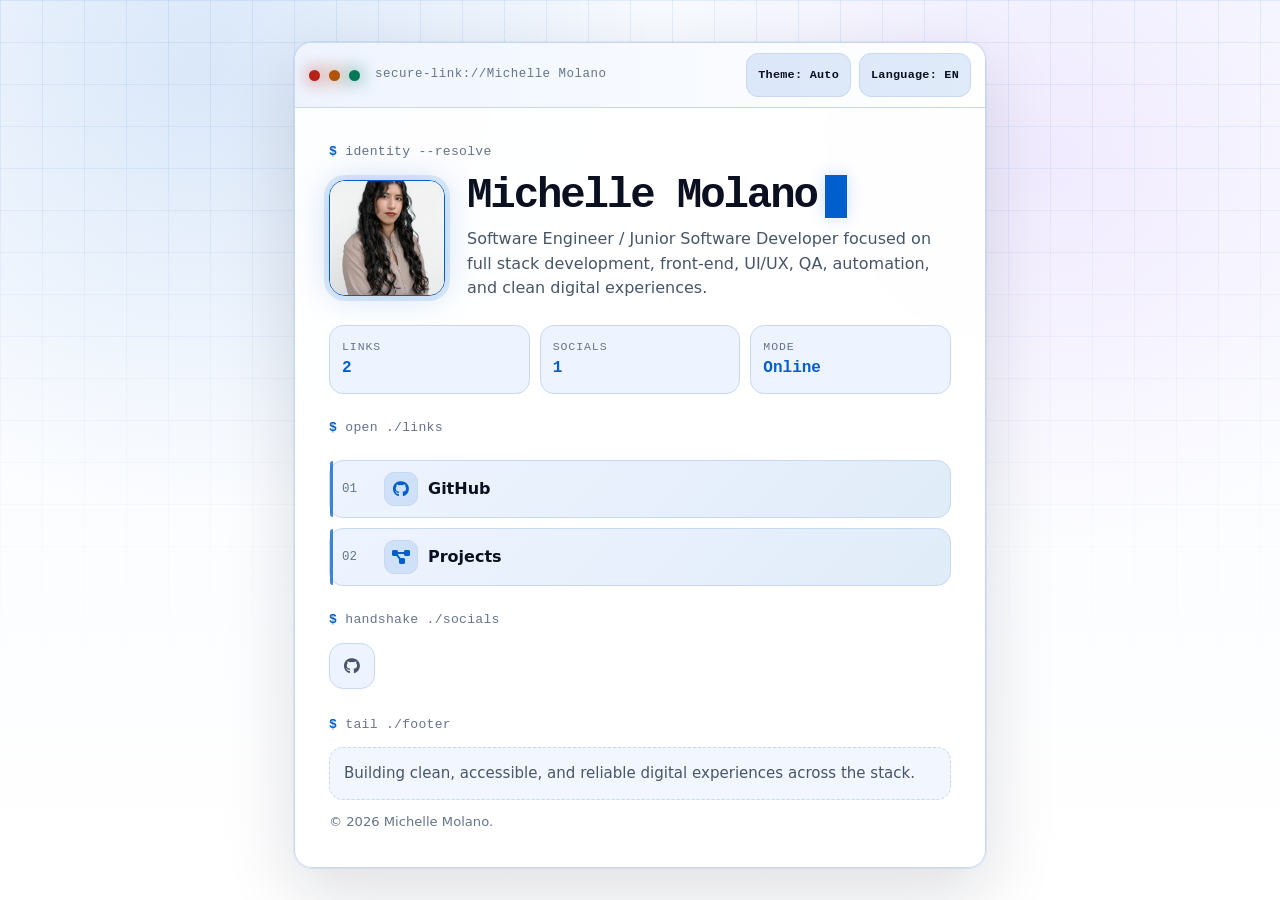
<file: index.html>
<!DOCTYPE html>
<html lang="en" data-config-scheme="auto">
<head>
  <meta charset="UTF-8" />
  <meta name="viewport" content="width=device-width, initial-scale=1.0, viewport-fit=cover" />
  <title>Michelle Molano | Developer Links</title>

  <meta name="last-modified" content="2026-10-19T04:02:44+0000">
  <meta name="theme-color" media="(prefers-color-scheme: light)" content="#F7FAFF">
  <meta name="theme-color" media="(prefers-color-scheme: dark)" content="#05070D">
  <meta name="apple-mobile-web-app-capable" content="yes">
  <meta name="apple-mobile-web-app-status-bar-style" content="black-translucent">

  <meta property="og:title" content="Michelle Molano | Developer Links" />
  <meta name="author" content="Michelle Molano" />
  <meta property="og:locale" content="en" />
  <meta name="description" content="Software Engineer / Junior Software Developer focused on full stack development, front-end, UI/UX, QA, automation, and clean digital experiences." />
  <meta property="og:description" content="Software Engineer / Junior Software Developer focused on full stack development, front-end, UI/UX, QA, automation, and clean digital experiences." />
  <meta property="og:site_name" content="Michelle Molano | Developer Links" />
  <meta property="og:image" content="./images/profile.png" />
  <meta property="og:type" content="article" />
  <meta name="twitter:card" content="summary_large_image" />
  <meta property="twitter:image" content="./images/profile.png" />
  <meta property="twitter:title" content="Michelle Molano | Developer Links" />

  <link rel="apple-touch-icon" sizes="180x180" href="./images/favicons/apple-touch-icon.png">
  <link rel="icon" type="image/png" sizes="32x32" href="./images/favicons/favicon-32x32.png">
  <link rel="icon" type="image/png" sizes="16x16" href="./images/favicons/favicon-16x16.png">
  <link rel="manifest" href="./images/favicons/site.webmanifest">
  <link rel="shortcut icon" href="./images/favicons/favicon.ico">
  <meta name="apple-mobile-web-app-title" content="Michelle Molano | Developer Links">
  <meta name="application-name" content="Michelle Molano | Developer Links">
  <meta name="msapplication-TileColor" content="#111827">
  <meta name="msapplication-config" content="./images/favicons/browserconfig.xml">

  <link rel="stylesheet" href="https://cdnjs.cloudflare.com/ajax/libs/font-awesome/6.5.2/css/all.min.css" crossorigin="anonymous" referrerpolicy="no-referrer">
  <link rel="stylesheet" href="./styles.css?v=2026-10-19T04:02:44+0000" />
</head>
<body>
  <div class="terminal-grid" aria-hidden="true"></div>
  <main class="shell" aria-label="Cyber terminal profile" data-i18n-attr="aria-label:shellLabel">
    <section class="terminal-panel">
      <div class="terminal-bar">
        <div class="terminal-window-controls" aria-hidden="true">
          <span class="status-dot status-danger"></span>
          <span class="status-dot status-warning"></span>
          <span class="status-dot status-success"></span>
        </div>
        <span class="terminal-title">secure-link://Michelle Molano</span>
        <div class="terminal-actions" aria-label="Display controls" data-i18n-attr="aria-label:displayControls">
          <button type="button" class="terminal-toggle" id="theme-toggle" data-i18n="themeToggle" aria-label="Switch color theme" data-i18n-attr="aria-label:themeToggleAria">Theme: Auto</button>
          <button type="button" class="terminal-toggle" id="language-toggle" data-i18n="languageToggle" aria-label="Switch language" data-i18n-attr="aria-label:languageToggleAria">Language: EN</button>
        </div>
      </div>

      <div class="terminal-body">
        <header class="profile">
          <p class="eyebrow"><span class="prompt">$</span> <span data-i18n="identityCommand">identity --resolve</span></p>
          <div class="profile-row">
            <img src="./images/profile.png" alt="Profile picture" data-i18n-attr="alt:profileImageAlt" class="profile-pic" />
            <div class="profile-copy">
              <h1 class="name">Michelle Molano<span class="cursor" aria-hidden="true"></span></h1>
              <p class="description">Software Engineer / Junior Software Developer focused on full stack development, front-end, UI/UX, QA, automation, and clean digital experiences.</p>
            </div>
          </div>
        </header>

        <section class="dashboard" aria-label="Profile status" data-i18n-attr="aria-label:profileStatus">
          <div class="metric-card">
            <span class="metric-label" data-i18n="linksLabel">Links</span>
            <span class="metric-value">2</span>
          </div>
          <div class="metric-card">
            <span class="metric-label" data-i18n="socialsLabel">Socials</span>
            <span class="metric-value">1</span>
          </div>
          <div class="metric-card">
            <span class="metric-label" data-i18n="modeLabel">Mode</span>
            <span class="metric-value" data-i18n="modeValue">Online</span>
          </div>
        </section>

        <nav class="links" aria-label="Primary links" data-i18n-attr="aria-label:primaryLinks">
          <p class="section-command"><span class="prompt">$</span> <span data-i18n="linksCommand">open ./links</span></p>
          
            
            <a href="https://github.com/mxmolano" target="_blank" class="link-button" alt="Michelle Molano on GitHub" title="Michelle Molano on GitHub">
              <span class="link-index" aria-hidden="true">01</span>
              <span class="link-icon" aria-hidden="true"><i class="fa-brands fa-github"></i></span>
              <span class="link-text">GitHub</span>
              
            </a>
          
            
            <a href="https://github.com/mxmolano?tab=repositories" target="_blank" class="link-button" alt="Michelle Molano's GitHub projects" title="Michelle Molano's GitHub projects">
              <span class="link-index" aria-hidden="true">02</span>
              <span class="link-icon" aria-hidden="true"><i class="fa-solid fa-diagram-project"></i></span>
              <span class="link-text">Projects</span>
              
            </a>
          
        </nav>

        <section class="button-container" aria-label="Social links" data-i18n-attr="aria-label:socialLinks">
          <p class="section-command"><span class="prompt">$</span> <span data-i18n="socialsCommand">handshake ./socials</span></p>
          <div class="button-group">
            
              
              <a href="https://github.com/mxmolano" title="Michelle Molano on GitHub" target="_blank" class="icon-button" aria-label="Michelle Molano on GitHub">
                <i class="fa-brands fa-github"></i>
              </a>
            
          </div>
        </section>

        <footer class="footer">
          <p class="section-command"><span class="prompt">$</span> <span data-i18n="footerCommand">tail ./footer</span></p>
          <div class="footer-copy">Building clean, accessible, and reliable digital experiences across the stack.
</div>
          <div class="copyright">© 2026 Michelle Molano.
</div>
        </footer>
      </div>
    </section>
  </main>

  
  <script src="./scripts.js?v=2026-10-19T04:02:44+0000"></script>
</body>
</html>
</file>
<file: styles.css>
﻿/* Cyber Terminal: dark-first dashboard theme with manual controls and Linkyee color-scheme support. */
:root {
  --bg: #05070D;
  --surface: #0B1020;
  --elevated: #111827;
  --border: #1F2A44;
  --text: #E6EDF3;
  --muted: #A9B4C6;
  --soft: #748198;
  --primary: #58A6FF;
  --primary-strong: #2F81F7;
  --primary-soft: rgba(88, 166, 255, .16);
  --success: #2BD576;
  --warning: #F2CC60;
  --danger: #FF7B72;
  --violet: #C084FC;
  --focus: #7AB7FF;
  --shadow: 0 24px 80px rgba(0, 0, 0, .45), 0 0 0 1px rgba(88, 166, 255, .08);
  --grid: rgba(88, 166, 255, .08);
  --glow: rgba(88, 166, 255, .32);
  --font-sans: Inter, ui-sans-serif, system-ui, -apple-system, BlinkMacSystemFont, "Segoe UI", sans-serif;
  --font-mono: "SFMono-Regular", Consolas, "Liberation Mono", Menlo, monospace;
  color-scheme: dark;
}

@media (prefers-color-scheme: light) {
  :root:not(.scheme-dark) {
    --bg: #F7FAFF;
    --surface: #FFFFFF;
    --elevated: #EEF4FF;
    --border: #C8D7F2;
    --text: #0B1020;
    --muted: #475569;
    --soft: #64748B;
    --primary: #005FCC;
    --primary-strong: #004A99;
    --primary-soft: rgba(0, 95, 204, .12);
    --success: #047857;
    --warning: #B45309;
    --danger: #B42318;
    --violet: #6D28D9;
    --focus: #005FCC;
    --shadow: 0 24px 70px rgba(15, 23, 42, .14), 0 0 0 1px rgba(0, 95, 204, .08);
    --grid: rgba(0, 95, 204, .10);
    --glow: rgba(0, 95, 204, .20);
    color-scheme: light;
  }
}

:root.scheme-light {
  --bg: #F7FAFF;
  --surface: #FFFFFF;
  --elevated: #EEF4FF;
  --border: #C8D7F2;
  --text: #0B1020;
  --muted: #475569;
  --soft: #64748B;
  --primary: #005FCC;
  --primary-strong: #004A99;
  --primary-soft: rgba(0, 95, 204, .12);
  --success: #047857;
  --warning: #B45309;
  --danger: #B42318;
  --violet: #6D28D9;
  --focus: #005FCC;
  --shadow: 0 24px 70px rgba(15, 23, 42, .14), 0 0 0 1px rgba(0, 95, 204, .08);
  --grid: rgba(0, 95, 204, .10);
  --glow: rgba(0, 95, 204, .20);
  color-scheme: light;
}

:root.scheme-dark {
  --bg: #05070D;
  --surface: #0B1020;
  --elevated: #111827;
  --border: #1F2A44;
  --text: #E6EDF3;
  --muted: #A9B4C6;
  --soft: #748198;
  --primary: #58A6FF;
  --primary-strong: #2F81F7;
  --primary-soft: rgba(88, 166, 255, .16);
  --success: #2BD576;
  --warning: #F2CC60;
  --danger: #FF7B72;
  --violet: #C084FC;
  --focus: #7AB7FF;
  --shadow: 0 24px 80px rgba(0, 0, 0, .45), 0 0 0 1px rgba(88, 166, 255, .08);
  --grid: rgba(88, 166, 255, .08);
  --glow: rgba(88, 166, 255, .32);
  color-scheme: dark;
}

* { box-sizing: border-box; }
html { min-width: 320px; }
body {
  margin: 0;
  min-height: 100vh;
  min-height: 100svh;
  overflow-x: hidden;
  color: var(--text);
  background: radial-gradient(circle at 16% 8%, var(--primary-soft), transparent 28rem), radial-gradient(circle at 82% 18%, rgba(192, 132, 252, .14), transparent 24rem), linear-gradient(180deg, var(--bg), var(--surface));
  font-family: var(--font-sans);
  font-size: 16px;
  line-height: 1.55;
  -webkit-font-smoothing: antialiased;
}
a { color: inherit; text-decoration: none; }
a:focus-visible, button:focus-visible { outline: 3px solid var(--focus); outline-offset: 4px; }
button { font: inherit; }
img { max-width: 100%; height: auto; }
.terminal-grid { position: fixed; inset: 0; z-index: 0; pointer-events: none; background-image: linear-gradient(var(--grid) 1px, transparent 1px), linear-gradient(90deg, var(--grid) 1px, transparent 1px); background-size: 42px 42px; mask-image: linear-gradient(to bottom, rgba(0,0,0,.82), transparent 78%); }
.shell { position: relative; z-index: 1; width: 100%; max-width: 720px; margin: 0 auto; padding: calc(20px + env(safe-area-inset-top)) max(14px, env(safe-area-inset-right)) calc(28px + env(safe-area-inset-bottom)) max(14px, env(safe-area-inset-left)); }
.terminal-panel { overflow: hidden; border: 1px solid var(--border); border-radius: 18px; background: color-mix(in srgb, var(--surface) 92%, transparent); box-shadow: var(--shadow); backdrop-filter: blur(14px); }
.terminal-bar { display: flex; align-items: center; gap: 9px; min-height: 44px; padding: 10px 14px; border-bottom: 1px solid var(--border); background: linear-gradient(90deg, var(--elevated), var(--surface)); }
.terminal-window-controls { display: inline-flex; align-items: center; gap: 9px; flex: 0 0 auto; }
.status-dot { width: 11px; height: 11px; border-radius: 999px; box-shadow: 0 0 18px currentColor; }
.status-danger { color: var(--danger); background: var(--danger); }
.status-warning { color: var(--warning); background: var(--warning); }
.status-success { color: var(--success); background: var(--success); }
.terminal-title { min-width: 0; margin-left: 6px; overflow: hidden; color: var(--soft); font-family: var(--font-mono); font-size: .78rem; letter-spacing: .04em; text-overflow: ellipsis; white-space: nowrap; }
.terminal-actions { display: flex; flex-wrap: wrap; gap: 8px; justify-content: flex-end; margin-left: auto; }
.terminal-toggle { min-height: 44px; padding: 8px 11px; border: 1px solid var(--border); border-radius: 12px; background: var(--primary-soft); color: var(--text); cursor: pointer; font-family: var(--font-mono); font-size: .74rem; font-weight: 800; letter-spacing: .02em; transition: transform .18s ease, border-color .18s ease, box-shadow .18s ease, background .18s ease; }
.terminal-toggle:hover, .terminal-toggle:focus-visible { transform: translateY(-1px); border-color: var(--primary); box-shadow: 0 0 0 4px var(--primary-soft); }
.terminal-body { padding: clamp(18px, 5vw, 34px); }
.eyebrow, .section-command { margin: 0 0 12px; color: var(--soft); font-family: var(--font-mono); font-size: .82rem; letter-spacing: .02em; }
.prompt { color: var(--primary); font-weight: 700; }
.profile-row { display: grid; grid-template-columns: auto 1fr; gap: clamp(14px, 4vw, 22px); align-items: center; }
.profile-pic { width: clamp(78px, 22vw, 116px); aspect-ratio: 1; object-fit: cover; border: 1px solid var(--primary); border-radius: 16px; box-shadow: 0 0 0 5px var(--primary-soft), 0 0 36px var(--glow); }
.name { display: flex; align-items: center; gap: 8px; margin: 0 0 8px; color: var(--text); font-family: var(--font-mono); font-size: clamp(1.55rem, 7vw, 2.65rem); line-height: 1.05; letter-spacing: -.05em; overflow-wrap: anywhere; text-wrap: balance; }
.cursor { flex: 0 0 auto; width: .52em; height: 1em; background: var(--primary); box-shadow: 0 0 18px var(--glow); animation: cursor-blink 1.1s steps(2, start) infinite; }
.description { max-width: 62ch; margin: 0; color: var(--muted); text-wrap: pretty; overflow-wrap: anywhere; }
.dashboard { display: grid; grid-template-columns: repeat(3, 1fr); gap: 10px; margin: 24px 0; }
.metric-card { min-width: 0; padding: 12px; border: 1px solid var(--border); border-radius: 14px; background: var(--elevated); }
.metric-label, .metric-value { display: block; }
.metric-label { color: var(--soft); font-family: var(--font-mono); font-size: .72rem; text-transform: uppercase; letter-spacing: .08em; }
.metric-value { color: var(--primary); font-family: var(--font-mono); font-size: 1rem; font-weight: 800; overflow-wrap: anywhere; }
.links { display: flex; flex-direction: column; gap: 10px; }
.link-button { position: relative; display: grid; grid-template-columns: 32px 34px minmax(0, 1fr) auto; align-items: center; gap: 10px; min-height: 56px; padding: 11px 12px; border: 1px solid var(--border); border-radius: 14px; background: linear-gradient(135deg, var(--elevated), color-mix(in srgb, var(--surface) 88%, var(--primary) 12%)); color: var(--text); transition: transform .18s ease, border-color .18s ease, box-shadow .18s ease, background .18s ease; }
.link-button::before { content: ""; position: absolute; inset: 0 auto 0 0; width: 3px; border-radius: 14px 0 0 14px; background: var(--primary); opacity: .75; }
.link-button:hover, .link-button:focus-visible { transform: translateY(-2px); border-color: var(--primary); box-shadow: 0 0 0 4px var(--primary-soft), 0 12px 28px rgba(0,0,0,.18); }
.link-index { color: var(--soft); font-family: var(--font-mono); font-size: .78rem; }
.link-icon { display: inline-flex; align-items: center; justify-content: center; width: 34px; height: 34px; border: 1px solid var(--border); border-radius: 10px; background: var(--primary-soft); color: var(--primary); }
.link-text { min-width: 0; overflow-wrap: anywhere; font-weight: 700; }
.link-button-text { color: var(--muted); font-size: .92em; font-weight: 600; }
.link-latest .link-text { display: -webkit-box; -webkit-box-orient: vertical; -webkit-line-clamp: 2; line-clamp: 2; overflow: hidden; }
.link-latest-badge { padding: 4px 8px; border: 1px solid color-mix(in srgb, var(--success) 60%, var(--border)); border-radius: 999px; background: color-mix(in srgb, var(--success) 16%, var(--surface)); color: var(--success); font-family: var(--font-mono); font-size: .68rem; font-weight: 800; letter-spacing: .08em; }
.button-container { margin-top: 24px; }
.button-group { display: flex; flex-wrap: wrap; gap: 10px; }
.icon-button { display: inline-flex; align-items: center; justify-content: center; width: 46px; height: 46px; border: 1px solid var(--border); border-radius: 14px; background: var(--elevated); color: var(--muted); transition: transform .18s ease, color .18s ease, border-color .18s ease, box-shadow .18s ease; }
.icon-button:hover, .icon-button:focus-visible { transform: translateY(-2px); color: var(--primary); border-color: var(--primary); box-shadow: 0 0 0 4px var(--primary-soft); }
.footer { margin-top: 26px; color: var(--muted); font-size: .94rem; overflow-wrap: anywhere; }
.footer-copy { padding: 14px; border: 1px dashed var(--border); border-radius: 14px; background: color-mix(in srgb, var(--elevated) 72%, transparent); }
.footer a, .copyright a { color: var(--primary); text-decoration: underline; text-decoration-style: dotted; text-underline-offset: 3px; }
.copyright { margin-top: 12px; color: var(--soft); font-size: .82rem; }
@keyframes cursor-blink { 50% { opacity: 0; } }
@media (max-width: 560px) {
  .terminal-bar { align-items: flex-start; flex-wrap: wrap; }
  .terminal-title { flex: 1 1 calc(100% - 70px); }
  .terminal-actions { flex: 1 1 100%; justify-content: stretch; margin-left: 0; }
  .terminal-toggle { flex: 1 1 140px; }
}
@media (max-width: 430px) {
  .shell { padding-inline: 10px; }
  .terminal-panel { border-radius: 14px; }
  .terminal-body { padding: 16px; }
  .profile-row { grid-template-columns: 1fr; }
  .dashboard { grid-template-columns: 1fr; }
  .link-button { grid-template-columns: 26px 34px minmax(0, 1fr); }
  .link-latest-badge { grid-column: 3; justify-self: start; }
}
@media (min-width: 760px) { .shell { padding-top: calc(42px + env(safe-area-inset-top)); } .terminal-body { padding: 34px; } }
@media (prefers-reduced-motion: reduce) {
  *, *::before, *::after { animation-duration: .01ms !important; animation-iteration-count: 1 !important; scroll-behavior: auto !important; transition-duration: .01ms !important; }
  .link-button:hover, .link-button:focus-visible, .icon-button:hover, .icon-button:focus-visible, .terminal-toggle:hover, .terminal-toggle:focus-visible { transform: none; }
}
</file>
